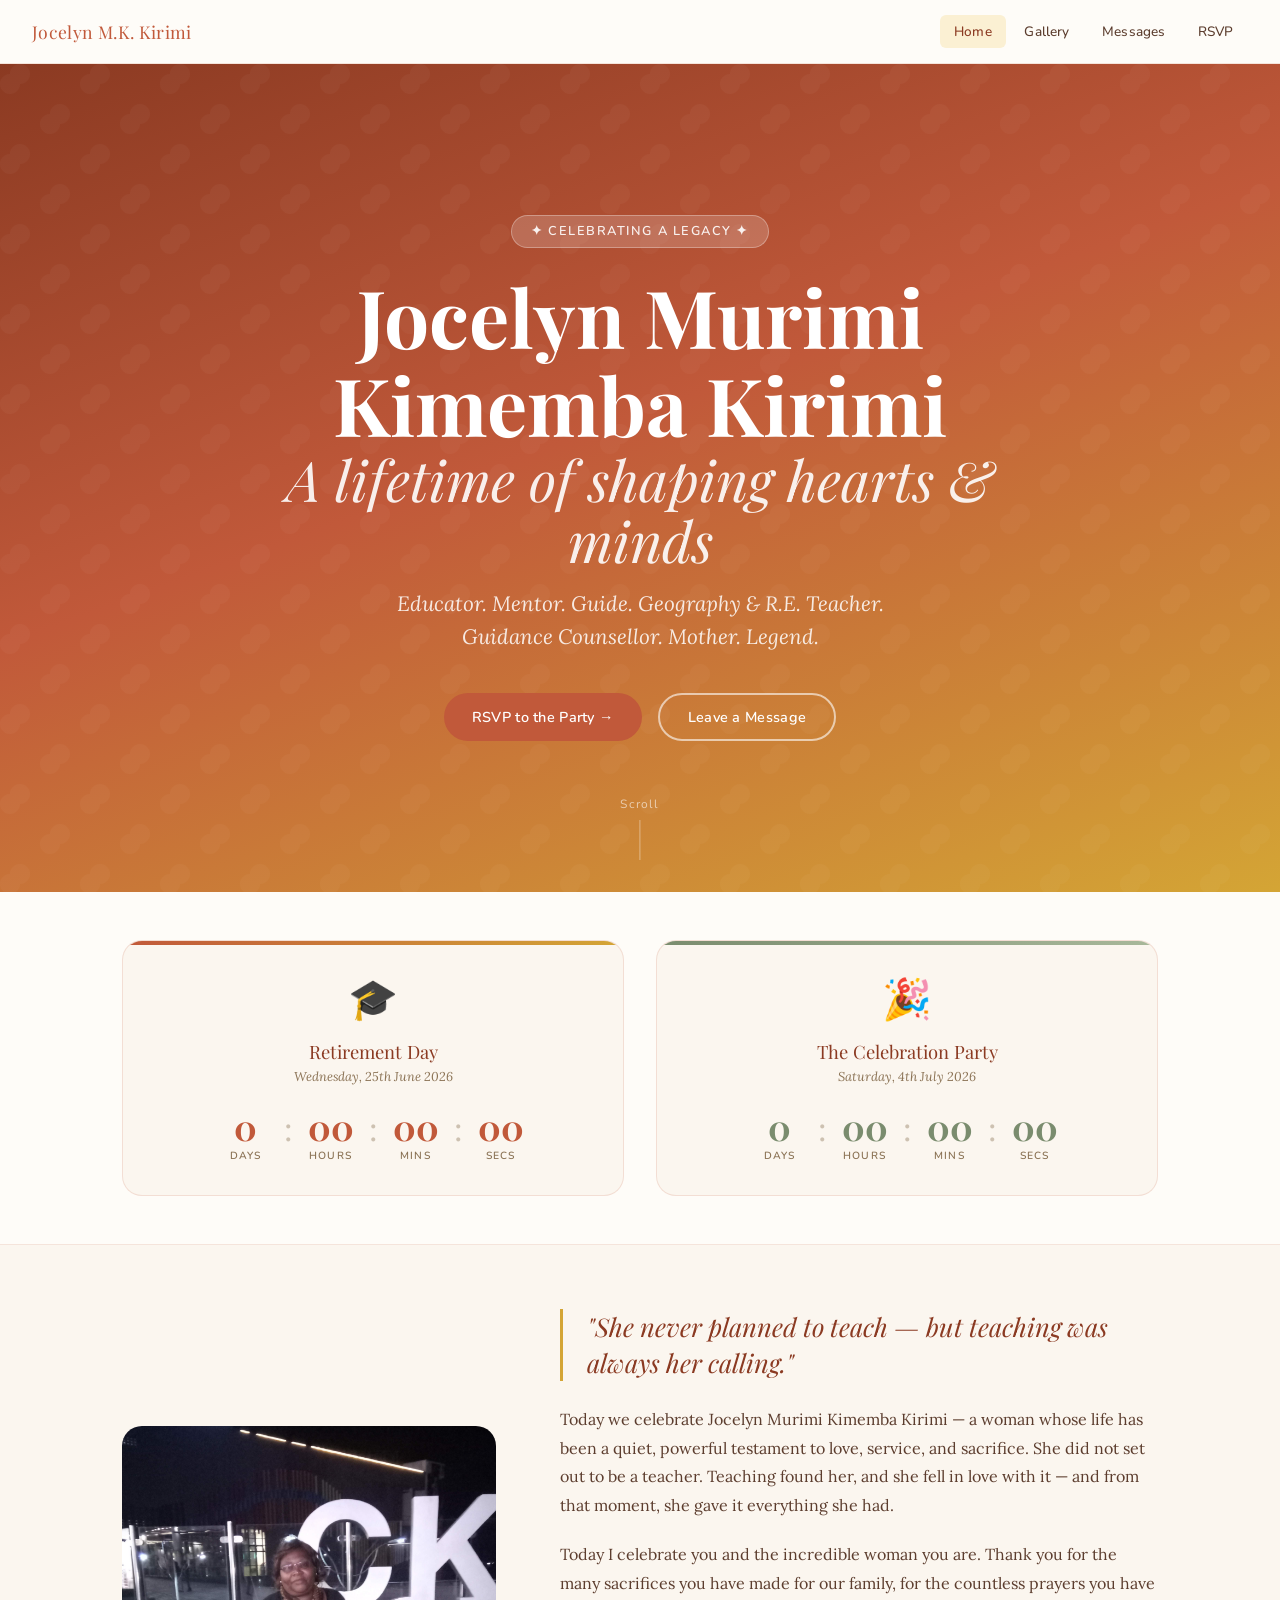
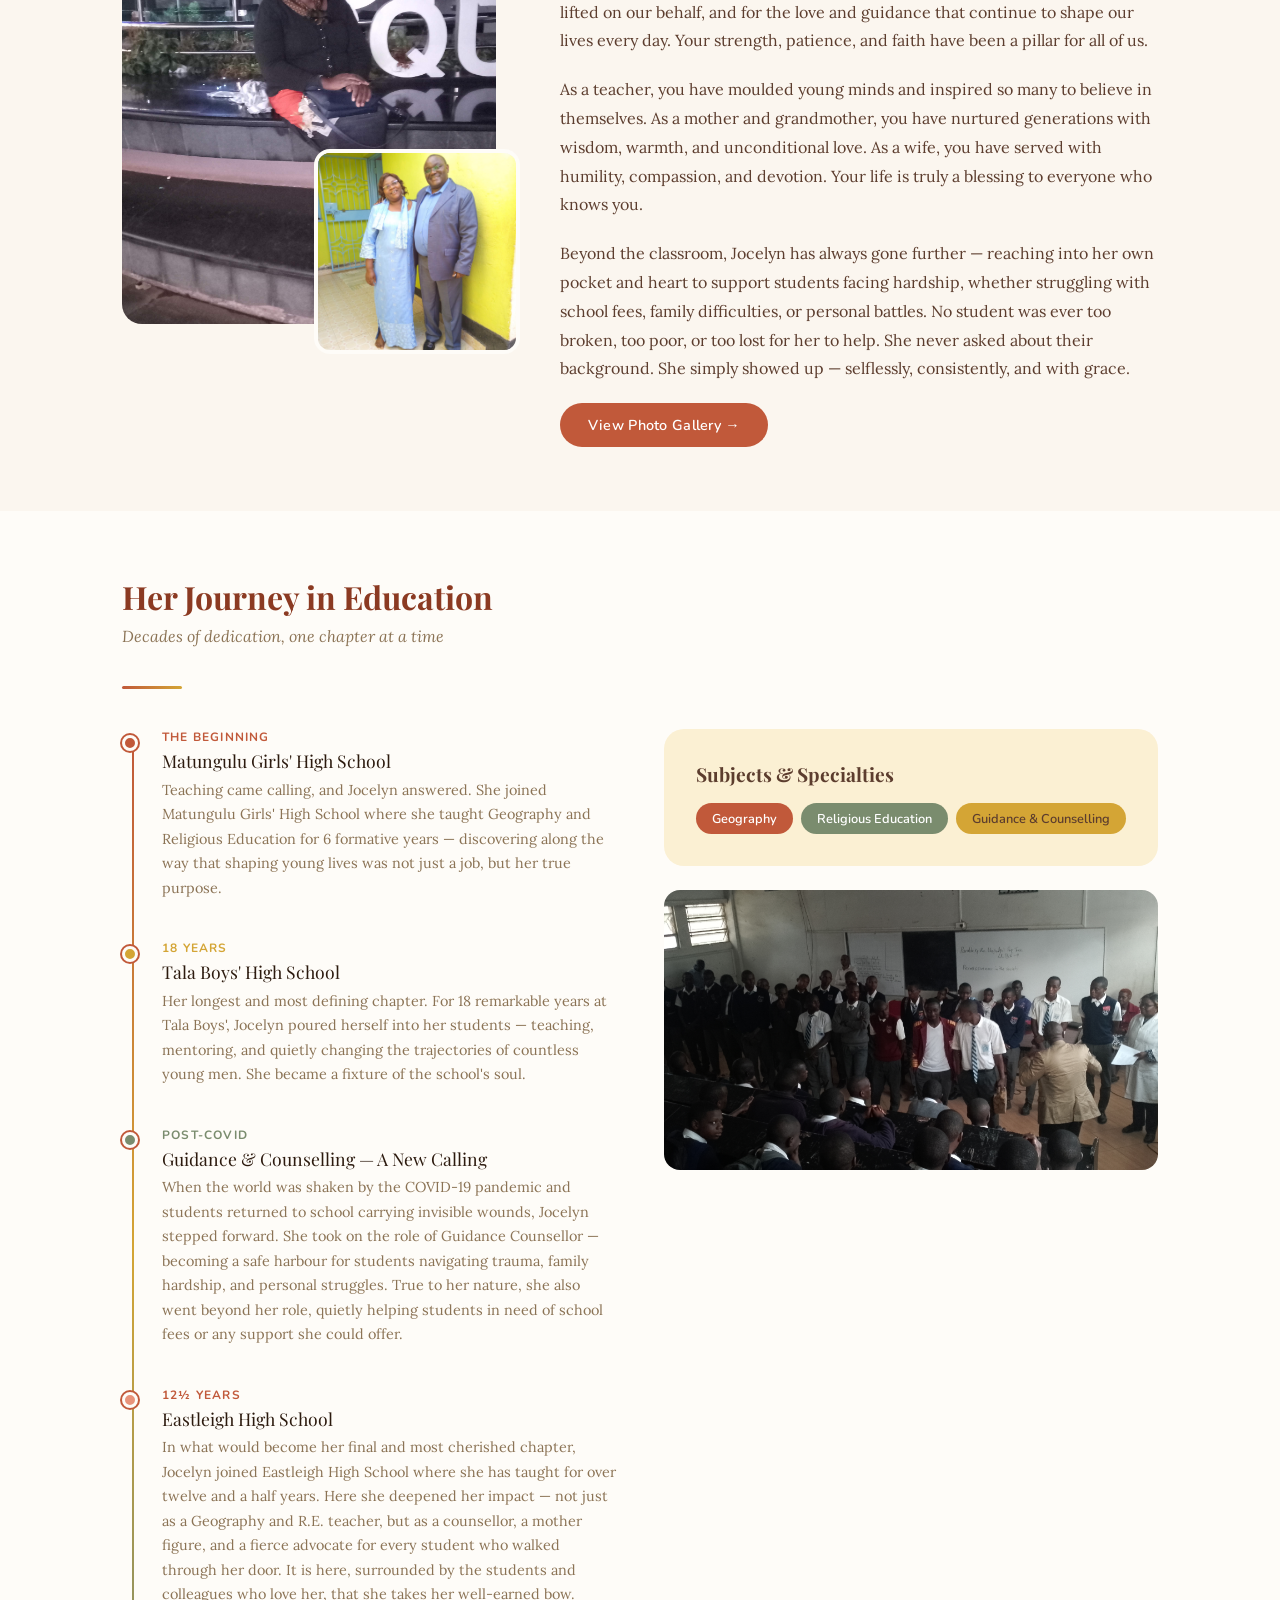
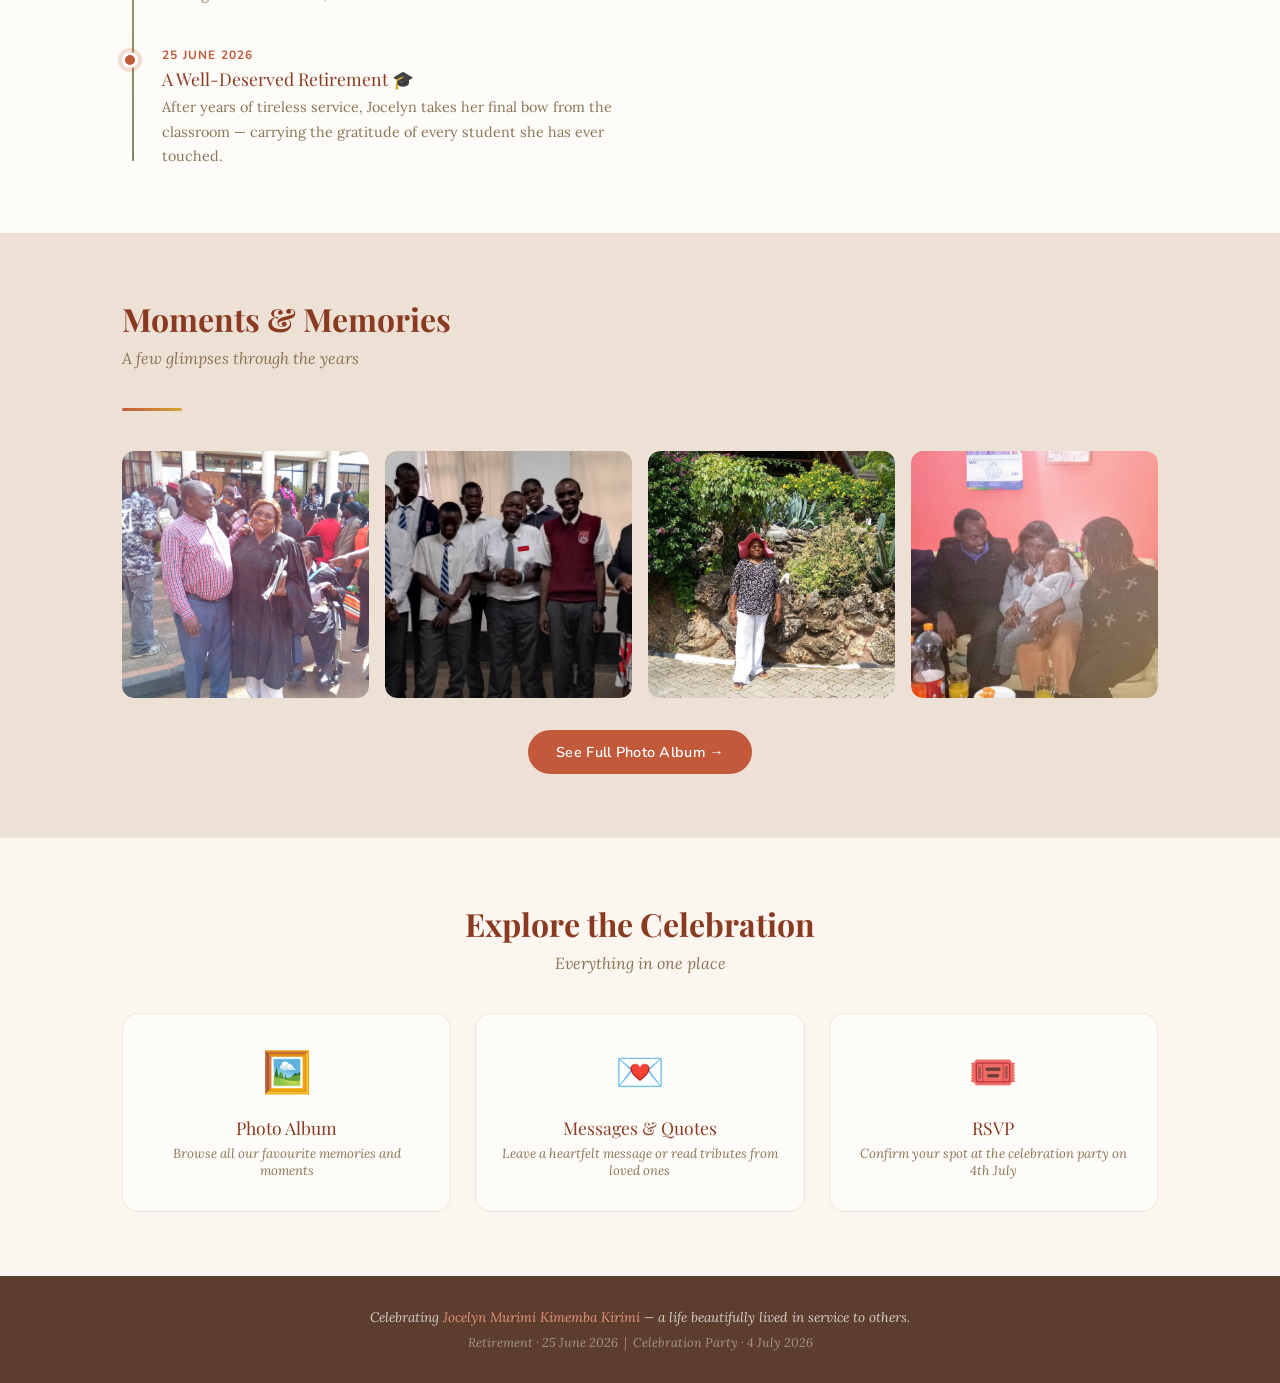
<file: index.html>
<!DOCTYPE html>
<html lang="en">
<head>
<meta charset="UTF-8" />
<meta name="viewport" content="width=device-width, initial-scale=1.0" />
<title>Jocelyn Murimi Kimemba Kirimi — A Life of Service</title>
<link rel="stylesheet" href="style.css" />
<style>
/* ─── HERO ─── */
.hero {
  background: linear-gradient(160deg, var(--terracotta-dark) 0%, var(--terracotta) 45%, var(--gold) 100%);
  min-height: 92vh;
  display: flex;
  align-items: center;
  justify-content: center;
  text-align: center;
  padding: 3rem 2rem;
  position: relative;
  overflow: hidden;
}

.hero::before {
  content: '';
  position: absolute;
  inset: 0;
  background: url("data:image/svg+xml,%3Csvg width='80' height='80' viewBox='0 0 80 80' xmlns='http://www.w3.org/2000/svg'%3E%3Cg fill='none'%3E%3Cg fill='%23ffffff' fill-opacity='0.03'%3E%3Cpath d='M50 50c0-5.523 4.477-10 10-10s10 4.477 10 10-4.477 10-10 10c0 5.523-4.477 10-10 10s-10-4.477-10-10 4.477-10 10-10zM10 10c0-5.523 4.477-10 10-10s10 4.477 10 10-4.477 10-10 10c0 5.523-4.477 10-10 10S0 25.523 0 20s4.477-10 10-10z'/%3E%3C/g%3E%3C/g%3E%3C/svg%3E");
}

.hero-inner { position: relative; max-width: 800px; }

.hero-badge {
  display: inline-block;
  background: rgba(255,255,255,0.18);
  border: 1px solid rgba(255,255,255,0.3);
  border-radius: 50px;
  padding: 0.4rem 1.2rem;
  font-size: 0.8rem;
  font-weight: 600;
  color: rgba(255,255,255,0.9);
  letter-spacing: 0.12em;
  text-transform: uppercase;
  margin-bottom: 1.5rem;
}

.hero h1 {
  font-family: 'Playfair Display', serif;
  font-size: clamp(2.5rem, 7vw, 5rem);
  color: #fff;
  line-height: 1.1;
  margin-bottom: 1rem;
  font-weight: 700;
}

.hero h1 em {
  font-style: italic;
  font-weight: 400;
  display: block;
  font-size: 0.7em;
  opacity: 0.9;
}

.hero-tagline {
  font-family: 'Lora', serif;
  font-style: italic;
  color: rgba(255,255,255,0.85);
  font-size: clamp(1rem, 2.5vw, 1.3rem);
  margin-bottom: 2.5rem;
  line-height: 1.6;
}

.hero-cta {
  display: flex;
  gap: 1rem;
  justify-content: center;
  flex-wrap: wrap;
}

.hero-scroll {
  position: absolute;
  bottom: 2rem;
  left: 50%;
  transform: translateX(-50%);
  color: rgba(255,255,255,0.6);
  font-size: 0.75rem;
  letter-spacing: 0.1em;
  display: flex;
  flex-direction: column;
  align-items: center;
  gap: 0.5rem;
  animation: bounce 2s ease-in-out infinite;
}

.hero-scroll::after {
  content: '';
  display: block;
  width: 1px;
  height: 40px;
  background: rgba(255,255,255,0.4);
}

@keyframes bounce {
  0%, 100% { transform: translateX(-50%) translateY(0); }
  50% { transform: translateX(-50%) translateY(-8px); }
}

/* ─── COUNTDOWNS ─── */
.countdowns-wrap {
  background: var(--warm-white);
  border-bottom: 1px solid var(--border);
}

.countdowns-grid {
  max-width: 1100px;
  margin: 0 auto;
  padding: 3rem 2rem;
  display: grid;
  grid-template-columns: repeat(auto-fit, minmax(280px, 1fr));
  gap: 2rem;
}

.countdown-card {
  background: var(--cream);
  border: 1px solid var(--border);
  border-radius: 20px;
  padding: 2rem;
  text-align: center;
  position: relative;
  overflow: hidden;
}

.countdown-card::before {
  content: '';
  position: absolute;
  top: 0; left: 0; right: 0;
  height: 4px;
}

.countdown-card.retirement::before { background: linear-gradient(90deg, var(--terracotta), var(--gold)); }
.countdown-card.party::before { background: linear-gradient(90deg, var(--sage), var(--sage-light)); }

.countdown-icon {
  font-size: 2.5rem;
  margin-bottom: 0.75rem;
}

.countdown-title {
  font-family: 'Playfair Display', serif;
  font-size: 1.15rem;
  color: var(--terracotta-dark);
  margin-bottom: 0.25rem;
}

.countdown-date {
  font-size: 0.8rem;
  color: var(--text-muted);
  font-family: 'Lora', serif;
  font-style: italic;
  margin-bottom: 1.5rem;
}

.countdown-units {
  display: flex;
  gap: 0.75rem;
  justify-content: center;
}

.countdown-unit {
  display: flex;
  flex-direction: column;
  align-items: center;
  gap: 4px;
}

.countdown-number {
  font-family: 'Playfair Display', serif;
  font-size: 2.2rem;
  font-weight: 700;
  color: var(--terracotta);
  line-height: 1;
  min-width: 52px;
  text-align: center;
}

.countdown-card.party .countdown-number { color: var(--sage); }

.countdown-label {
  font-size: 0.65rem;
  text-transform: uppercase;
  letter-spacing: 0.1em;
  color: var(--text-muted);
  font-weight: 600;
}

.countdown-colon {
  font-family: 'Playfair Display', serif;
  font-size: 2rem;
  color: var(--text-muted);
  line-height: 1;
  opacity: 0.4;
  align-self: flex-start;
  padding-top: 0.2rem;
}

/* ─── PHOTO + BIO ─── */
.intro-grid {
  display: grid;
  grid-template-columns: 1fr 1.6fr;
  gap: 4rem;
  align-items: center;
}

.intro-photo-stack {
  position: relative;
}

.photo-main {
  width: 100%;
  aspect-ratio: 3/4;
  border-radius: 20px;
  object-fit: cover;
}

.photo-accent {
  position: absolute;
  width: 55%;
  aspect-ratio: 1;
  border-radius: 16px;
  bottom: -1.5rem;
  right: -1.5rem;
  object-fit: cover;
  border: 4px solid var(--warm-white);
}

.intro-quote {
  font-family: 'Playfair Display', serif;
  font-size: 1.6rem;
  font-style: italic;
  color: var(--terracotta-dark);
  line-height: 1.4;
  margin-bottom: 1.5rem;
  padding-left: 1.5rem;
  border-left: 3px solid var(--gold);
}

.intro-text {
  font-family: 'Lora', serif;
  font-size: 1rem;
  color: var(--text-mid);
  line-height: 1.8;
  margin-bottom: 1.25rem;
}

/* PLACEHOLDER for custom bio text */
.bio-placeholder {
  background: var(--gold-pale);
  border: 2px dashed var(--gold);
  border-radius: 12px;
  padding: 1.25rem 1.5rem;
  margin-bottom: 1.25rem;
  font-size: 0.85rem;
  color: var(--brown-light);
  font-style: italic;
  font-family: 'Lora', serif;
}

/* ─── TIMELINE ─── */
.timeline {
  position: relative;
  padding-left: 2.5rem;
}

.timeline::before {
  content: '';
  position: absolute;
  left: 0.65rem;
  top: 0.5rem;
  bottom: 0.5rem;
  width: 2px;
  background: linear-gradient(to bottom, var(--terracotta), var(--gold), var(--sage));
}

.timeline-item {
  position: relative;
  margin-bottom: 2.5rem;
}

.timeline-item:last-child { margin-bottom: 0; }

.timeline-dot {
  position: absolute;
  left: -2.5rem;
  top: 0.35rem;
  width: 16px;
  height: 16px;
  border-radius: 50%;
  background: var(--terracotta);
  border: 3px solid var(--warm-white);
  box-shadow: 0 0 0 2px var(--terracotta);
}

.timeline-year {
  font-size: 0.75rem;
  font-weight: 700;
  letter-spacing: 0.1em;
  color: var(--terracotta);
  text-transform: uppercase;
  margin-bottom: 0.25rem;
}

.timeline-heading {
  font-family: 'Playfair Display', serif;
  font-size: 1.1rem;
  color: var(--text-dark);
  margin-bottom: 0.35rem;
}

.timeline-body {
  font-size: 0.9rem;
  color: var(--text-muted);
  font-family: 'Lora', serif;
  line-height: 1.7;
}

.timeline-placeholder {
  background: var(--gold-pale);
  border: 2px dashed var(--gold);
  border-radius: 8px;
  padding: 0.75rem 1rem;
  font-size: 0.8rem;
  color: var(--brown-light);
  font-style: italic;
  font-family: 'Lora', serif;
}

/* ─── PHOTOS STRIP ─── */
.photos-section { background: var(--brown-pale); }

.photos-strip {
  display: grid;
  grid-template-columns: repeat(4, 1fr);
  gap: 1rem;
}

.photo-strip-item {
  aspect-ratio: 1;
  border-radius: 12px;
  overflow: hidden;
}

/* ─── NAV PAGES ─── */
.nav-pages {
  display: grid;
  grid-template-columns: repeat(auto-fit, minmax(200px, 1fr));
  gap: 1.5rem;
}

.nav-page-card {
  background: var(--warm-white);
  border: 1px solid var(--border);
  border-radius: 16px;
  padding: 2rem 1.5rem;
  text-align: center;
  text-decoration: none;
  transition: all 0.3s;
  display: block;
}

.nav-page-card:hover {
  transform: translateY(-6px);
  box-shadow: 0 12px 40px var(--shadow);
  border-color: var(--terracotta-light);
}

.nav-page-icon {
  font-size: 2.5rem;
  margin-bottom: 1rem;
}

.nav-page-title {
  font-family: 'Playfair Display', serif;
  font-size: 1.1rem;
  color: var(--terracotta-dark);
  margin-bottom: 0.4rem;
}

.nav-page-desc {
  font-size: 0.82rem;
  color: var(--text-muted);
  font-family: 'Lora', serif;
  font-style: italic;
}

@media (max-width: 768px) {
  .intro-grid { grid-template-columns: 1fr; gap: 2rem; }
  .photos-strip { grid-template-columns: repeat(2, 1fr); }
}
</style>
</head>
<body>

<!-- ─── NAV ─── -->
<nav>
  <a href="index.html" class="nav-brand">Jocelyn M.K. Kirimi</a>
  <ul class="nav-links" id="navLinks">
    <li><a href="index.html" class="active">Home</a></li>
    <li><a href="gallery.html">Gallery</a></li>
    <li><a href="messages.html">Messages</a></li>
    <li><a href="rsvp.html">RSVP</a></li>
  </ul>
  <button class="nav-hamburger" onclick="document.getElementById('navLinks').classList.toggle('open')" aria-label="Menu">
    <span></span><span></span><span></span>
  </button>
</nav>

<!-- ─── HERO ─── -->
<section class="hero">
  <div class="hero-inner">
    <div class="hero-badge">✦ Celebrating a Legacy ✦</div>
    <h1>
      Jocelyn Murimi<br>Kimemba Kirimi
      <em>A lifetime of shaping hearts & minds</em>
    </h1>
    <p class="hero-tagline">
      Educator. Mentor. Guide. Geography & R.E. Teacher.<br>
      Guidance Counsellor. Mother. Legend.
    </p>
    <div class="hero-cta">
      <a href="rsvp.html" class="btn btn-primary">RSVP to the Party →</a>
      <a href="messages.html" class="btn btn-outline" style="color:white;border-color:rgba(255,255,255,0.6);">Leave a Message</a>
    </div>
  </div>
  <div class="hero-scroll">Scroll</div>
</section>

<!-- ─── COUNTDOWNS ─── -->
<div class="countdowns-wrap">
  <div class="countdowns-grid">
    <div class="countdown-card retirement">
      <div class="countdown-icon">🎓</div>
      <div class="countdown-title">Retirement Day</div>
      <div class="countdown-date">Wednesday, 25th June 2026</div>
      <div class="countdown-units">
        <div class="countdown-unit">
          <div class="countdown-number" id="r-days">—</div>
          <div class="countdown-label">Days</div>
        </div>
        <div class="countdown-colon">:</div>
        <div class="countdown-unit">
          <div class="countdown-number" id="r-hours">—</div>
          <div class="countdown-label">Hours</div>
        </div>
        <div class="countdown-colon">:</div>
        <div class="countdown-unit">
          <div class="countdown-number" id="r-mins">—</div>
          <div class="countdown-label">Mins</div>
        </div>
        <div class="countdown-colon">:</div>
        <div class="countdown-unit">
          <div class="countdown-number" id="r-secs">—</div>
          <div class="countdown-label">Secs</div>
        </div>
      </div>
    </div>

    <div class="countdown-card party">
      <div class="countdown-icon">🎉</div>
      <div class="countdown-title">The Celebration Party</div>
      <div class="countdown-date">Saturday, 4th July 2026</div>
      <div class="countdown-units">
        <div class="countdown-unit">
          <div class="countdown-number" id="p-days">—</div>
          <div class="countdown-label">Days</div>
        </div>
        <div class="countdown-colon">:</div>
        <div class="countdown-unit">
          <div class="countdown-number" id="p-hours">—</div>
          <div class="countdown-label">Hours</div>
        </div>
        <div class="countdown-colon">:</div>
        <div class="countdown-unit">
          <div class="countdown-number" id="p-mins">—</div>
          <div class="countdown-label">Mins</div>
        </div>
        <div class="countdown-colon">:</div>
        <div class="countdown-unit">
          <div class="countdown-number" id="p-secs">—</div>
          <div class="countdown-label">Secs</div>
        </div>
      </div>
    </div>
  </div>
</div>

<!-- ─── INTRO / BIO ─── -->
<section class="section">
  <div class="intro-grid">
    <div class="intro-photo-stack">
      <img src="mum_solo_photo.jpg" class="photo-main" alt="Jocelyn Murimi Kimemba Kirimi" style="width:100%;aspect-ratio:3/4;border-radius:20px;object-fit:cover;" />
      <img src="mum_and_dad.jpg" class="photo-accent" alt="Jocelyn and her husband" style="position:absolute;bottom:-1.5rem;right:-1.5rem;width:55%;aspect-ratio:1;border-radius:16px;object-fit:cover;border:4px solid var(--warm-white);" />
    </div>

    <div>
      <p class="intro-quote">"She never planned to teach — but teaching was always her calling."</p>

      <p class="intro-text">
        Today we celebrate Jocelyn Murimi Kimemba Kirimi — a woman whose life has been a quiet, powerful testament to love, service, and sacrifice. She did not set out to be a teacher. Teaching found her, and she fell in love with it — and from that moment, she gave it everything she had.
      </p>
      <p class="intro-text">
        Today I celebrate you and the incredible woman you are. Thank you for the many sacrifices you have made for our family, for the countless prayers you have lifted on our behalf, and for the love and guidance that continue to shape our lives every day. Your strength, patience, and faith have been a pillar for all of us.
      </p>
      <p class="intro-text">
        As a teacher, you have moulded young minds and inspired so many to believe in themselves. As a mother and grandmother, you have nurtured generations with wisdom, warmth, and unconditional love. As a wife, you have served with humility, compassion, and devotion. Your life is truly a blessing to everyone who knows you.
      </p>
      <p class="intro-text">
        Beyond the classroom, Jocelyn has always gone further — reaching into her own pocket and heart to support students facing hardship, whether struggling with school fees, family difficulties, or personal battles. No student was ever too broken, too poor, or too lost for her to help. She never asked about their background. She simply showed up — selflessly, consistently, and with grace.
      </p>

      <a href="gallery.html" class="btn btn-primary">View Photo Gallery →</a>
    </div>
  </div>
</section>

<!-- ─── JOURNEY / TIMELINE ─── -->
<section class="section" style="background:var(--warm-white);max-width:100%">
  <div style="max-width:1100px;margin:0 auto;padding:0 2rem;">
    <h2 class="section-title">Her Journey in Education</h2>
    <p class="section-subtitle">Decades of dedication, one chapter at a time</p>
    <div class="divider"></div>

    <div style="display:grid;grid-template-columns:1fr 1fr;gap:3rem;align-items:start;">
      <div class="timeline">

        <div class="timeline-item">
          <div class="timeline-dot"></div>
          <div class="timeline-year">The Beginning</div>
          <div class="timeline-heading">Matungulu Girls' High School</div>
          <div class="timeline-body">Teaching came calling, and Jocelyn answered. She joined Matungulu Girls' High School where she taught Geography and Religious Education for 6 formative years — discovering along the way that shaping young lives was not just a job, but her true purpose.</div>
        </div>

        <div class="timeline-item">
          <div class="timeline-dot" style="background:var(--gold)"></div>
          <div class="timeline-year" style="color:var(--gold)">18 Years</div>
          <div class="timeline-heading">Tala Boys' High School</div>
          <div class="timeline-body">Her longest and most defining chapter. For 18 remarkable years at Tala Boys', Jocelyn poured herself into her students — teaching, mentoring, and quietly changing the trajectories of countless young men. She became a fixture of the school's soul.</div>
        </div>

        <div class="timeline-item">
          <div class="timeline-dot" style="background:var(--sage)"></div>
          <div class="timeline-year" style="color:var(--sage)">Post-COVID</div>
          <div class="timeline-heading">Guidance & Counselling — A New Calling</div>
          <div class="timeline-body">When the world was shaken by the COVID-19 pandemic and students returned to school carrying invisible wounds, Jocelyn stepped forward. She took on the role of Guidance Counsellor — becoming a safe harbour for students navigating trauma, family hardship, and personal struggles. True to her nature, she also went beyond her role, quietly helping students in need of school fees or any support she could offer.</div>
        </div>
        <div class="timeline-item">
          <div class="timeline-dot" style="background:var(--terracotta-light)"></div>
          <div class="timeline-year" style="color:var(--terracotta)">12½ Years</div>
          <div class="timeline-heading">Eastleigh High School</div>
          <div class="timeline-body">In what would become her final and most cherished chapter, Jocelyn joined Eastleigh High School where she has taught for over twelve and a half years. Here she deepened her impact — not just as a Geography and R.E. teacher, but as a counsellor, a mother figure, and a fierce advocate for every student who walked through her door. It is here, surrounded by the students and colleagues who love her, that she takes her well-earned bow.</div>
        </div>
        <div class="timeline-item">
          <div class="timeline-dot" style="background:var(--terracotta);box-shadow:0 0 0 4px rgba(193,89,58,0.2)"></div>
          <div class="timeline-year">25 June 2026</div>
          <div class="timeline-heading" style="color:var(--terracotta-dark)">A Well-Deserved Retirement 🎓</div>
          <div class="timeline-body">After years of tireless service, Jocelyn takes her final bow from the classroom — carrying the gratitude of every student she has ever touched.</div>
        </div>

      </div>

      <div>
        <div style="background:var(--gold-pale);border-radius:20px;padding:2rem;margin-bottom:1.5rem">
          <h3 style="font-family:'Playfair Display',serif;color:var(--brown);margin-bottom:1rem;font-size:1.2rem">Subjects & Specialties</h3>
          <div style="display:flex;flex-wrap:wrap;gap:0.5rem">
            <span style="background:var(--terracotta);color:white;padding:0.4rem 1rem;border-radius:50px;font-size:0.8rem;font-weight:600">Geography</span>
            <span style="background:var(--sage);color:white;padding:0.4rem 1rem;border-radius:50px;font-size:0.8rem;font-weight:600">Religious Education</span>
            <span style="background:var(--gold);color:var(--brown);padding:0.4rem 1rem;border-radius:50px;font-size:0.8rem;font-weight:600">Guidance & Counselling</span>
          </div>
        </div>

        <img src="mum_with_students_1.jpg" alt="Jocelyn teaching in the classroom" style="width:100%;height:280px;object-fit:cover;border-radius:16px;" />
      </div>
    </div>
  </div>
</section>

<!-- ─── PHOTOS STRIP ─── -->
<section class="section photos-section" style="max-width:100%">
  <div style="max-width:1100px;margin:0 auto;padding:0 2rem;">
    <h2 class="section-title">Moments & Memories</h2>
    <p class="section-subtitle">A few glimpses through the years</p>
    <div class="divider"></div>
    <div class="photos-strip">
      <div class="photo-strip-item">
        <img src="mum_graduation_1.jpg" alt="Graduation day" style="width:100%;height:100%;object-fit:cover;border-radius:12px;" />
      </div>
      <div class="photo-strip-item">
        <img src="mum_with_students_5.jpg" alt="With students outdoors" style="width:100%;height:100%;object-fit:cover;border-radius:12px;" />
      </div>
      <div class="photo-strip-item">
        <img src="mum_on_vacation.jpg" alt="Jocelyn on vacation" style="width:100%;height:100%;object-fit:cover;border-radius:12px;" />
      </div>
      <div class="photo-strip-item">
        <img src="mum_with_her_kids_and_randkid.jpg" alt="With family" style="width:100%;height:100%;object-fit:cover;border-radius:12px;" />
      </div>
    </div>
    <div style="text-align:center;margin-top:2rem">
      <a href="gallery.html" class="btn btn-primary">See Full Photo Album →</a>
    </div>
  </div>
</section>

<!-- ─── QUICK NAVIGATION ─── -->
<section class="section">
  <h2 class="section-title" style="text-align:center">Explore the Celebration</h2>
  <p class="section-subtitle" style="text-align:center;margin-bottom:2.5rem">Everything in one place</p>
  <div class="nav-pages">
    <a href="gallery.html" class="nav-page-card">
      <div class="nav-page-icon">🖼️</div>
      <div class="nav-page-title">Photo Album</div>
      <div class="nav-page-desc">Browse all our favourite memories and moments</div>
    </a>
    <a href="messages.html" class="nav-page-card">
      <div class="nav-page-icon">💌</div>
      <div class="nav-page-title">Messages & Quotes</div>
      <div class="nav-page-desc">Leave a heartfelt message or read tributes from loved ones</div>
    </a>
    <a href="rsvp.html" class="nav-page-card">
      <div class="nav-page-icon">🎟️</div>
      <div class="nav-page-title">RSVP</div>
      <div class="nav-page-desc">Confirm your spot at the celebration party on 4th July</div>
    </a>
  </div>
</section>

<!-- ─── FOOTER ─── -->
<footer>
  <p>Celebrating <span>Jocelyn Murimi Kimemba Kirimi</span> — a life beautifully lived in service to others.</p>
  <p style="margin-top:0.5rem;opacity:0.6;font-size:0.8rem">Retirement · 25 June 2026 &nbsp;|&nbsp; Celebration Party · 4 July 2026</p>
</footer>

<script>
function countdown(targetDate, dIds, hIds, mIds, sIds) {
  function tick() {
    const now = new Date();
    const diff = new Date(targetDate) - now;
    if (diff <= 0) {
      document.getElementById(dIds).textContent = '0';
      document.getElementById(hIds).textContent = '00';
      document.getElementById(mIds).textContent = '00';
      document.getElementById(sIds).textContent = '00';
      return;
    }
    const d = Math.floor(diff / 86400000);
    const h = Math.floor((diff % 86400000) / 3600000);
    const m = Math.floor((diff % 3600000) / 60000);
    const s = Math.floor((diff % 60000) / 1000);
    document.getElementById(dIds).textContent = d;
    document.getElementById(hIds).textContent = String(h).padStart(2,'0');
    document.getElementById(mIds).textContent = String(m).padStart(2,'0');
    document.getElementById(sIds).textContent = String(s).padStart(2,'0');
  }
  tick();
  setInterval(tick, 1000);
}
countdown('2026-06-25T00:00:00', 'r-days','r-hours','r-mins','r-secs');
countdown('2026-07-04T00:00:00', 'p-days','p-hours','p-mins','p-secs');
</script>
</body>
</html>
</file>
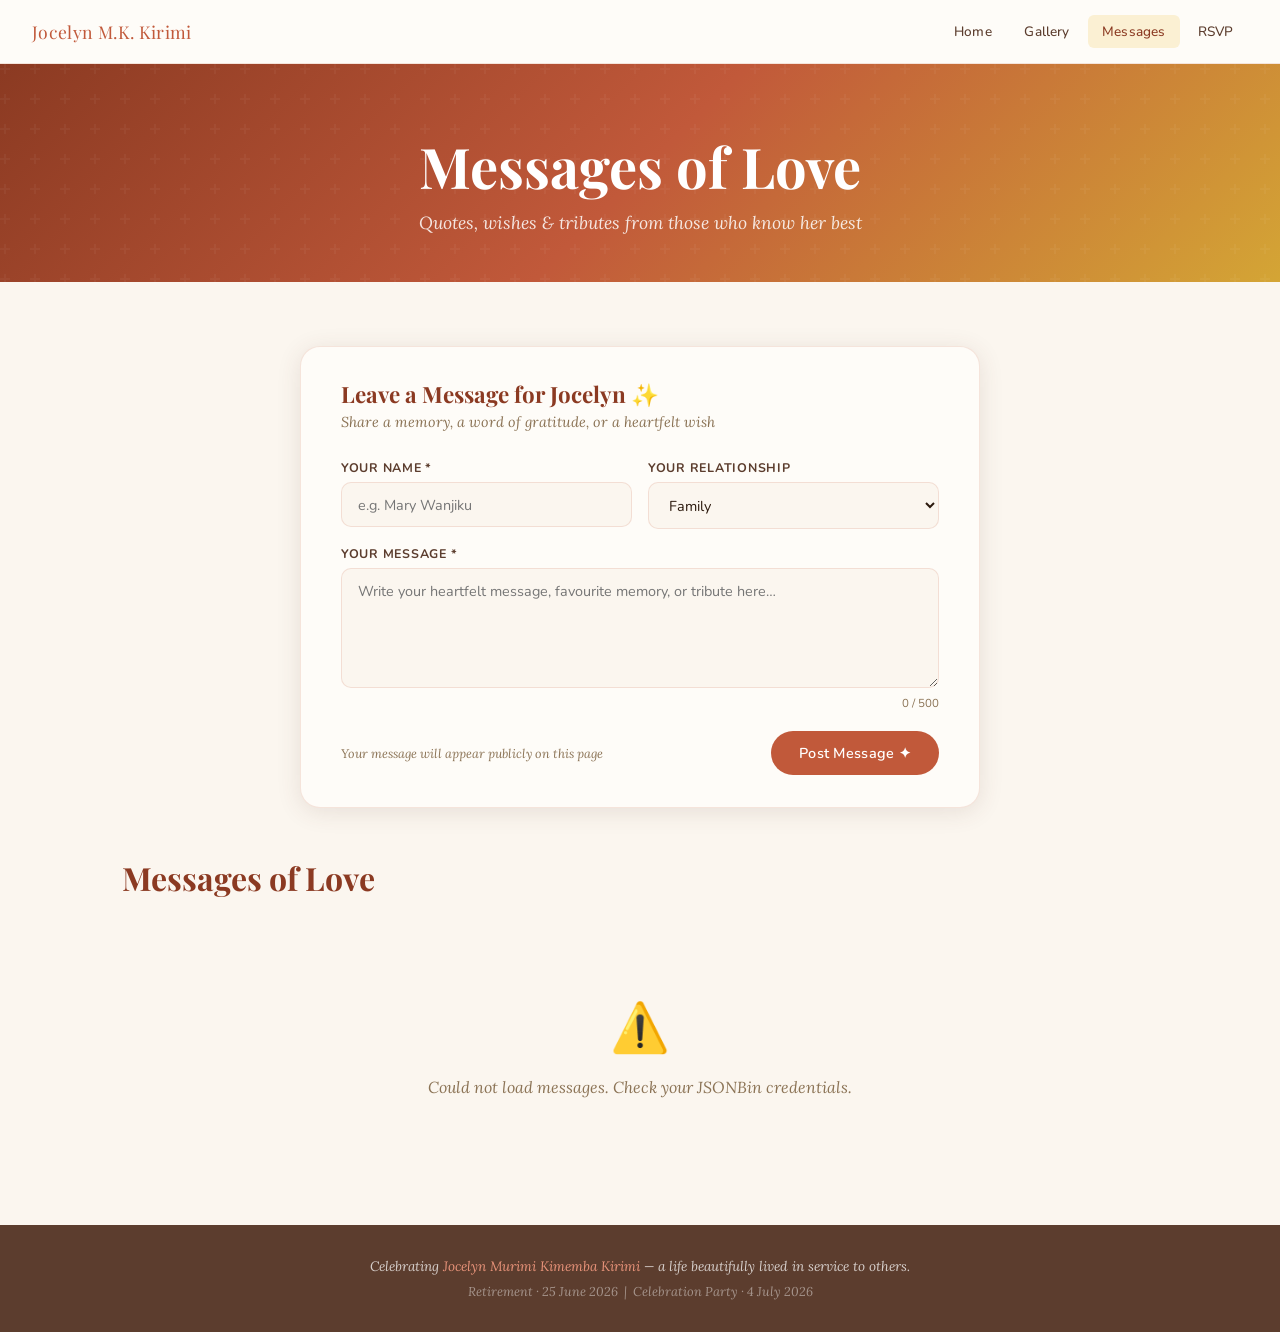
<file: messages.html>
<!DOCTYPE html>
<html lang="en">
<head>
<meta charset="UTF-8" />
<meta name="viewport" content="width=device-width, initial-scale=1.0" />
<title>Messages — Jocelyn Murimi Kimemba Kirimi</title>
<link rel="stylesheet" href="style.css" />
<style>
/* ─── COMPOSE FORM ─── */
.compose-card {
  background: var(--warm-white);
  border: 1px solid var(--border);
  border-radius: 20px;
  padding: 2rem 2.5rem;
  box-shadow: 0 4px 24px var(--shadow);
  max-width: 680px;
  margin: 0 auto 3rem;
}

.compose-card h3 {
  font-family: 'Playfair Display', serif;
  font-size: 1.4rem;
  color: var(--terracotta-dark);
  margin-bottom: 0.25rem;
}

.compose-card p {
  font-family: 'Lora', serif;
  font-style: italic;
  color: var(--text-muted);
  font-size: 0.9rem;
  margin-bottom: 1.75rem;
}

.form-row {
  display: grid;
  grid-template-columns: 1fr 1fr;
  gap: 1rem;
  margin-bottom: 1rem;
}

.form-group {
  display: flex;
  flex-direction: column;
  gap: 0.4rem;
}

.form-group label {
  font-size: 0.78rem;
  font-weight: 700;
  color: var(--text-mid);
  letter-spacing: 0.06em;
  text-transform: uppercase;
}

.form-group input,
.form-group select,
.form-group textarea {
  border: 1.5px solid var(--border);
  border-radius: 10px;
  padding: 0.7rem 1rem;
  font-family: 'Nunito', sans-serif;
  font-size: 0.9rem;
  color: var(--text-dark);
  background: var(--cream);
  transition: border-color 0.2s;
  outline: none;
}

.form-group input:focus,
.form-group select:focus,
.form-group textarea:focus {
  border-color: var(--terracotta);
}

.form-group textarea {
  resize: vertical;
  min-height: 120px;
  line-height: 1.6;
}

.char-count {
  font-size: 0.72rem;
  color: var(--text-muted);
  text-align: right;
}

.submit-row {
  display: flex;
  align-items: center;
  justify-content: space-between;
  margin-top: 1.25rem;
  flex-wrap: wrap;
  gap: 1rem;
}

.submit-note {
  font-size: 0.78rem;
  color: var(--text-muted);
  font-family: 'Lora', serif;
  font-style: italic;
}

/* ─── SUCCESS / ERROR ─── */
.toast {
  display: none;
  padding: 0.85rem 1.25rem;
  border-radius: 10px;
  font-size: 0.88rem;
  margin-top: 1rem;
  font-weight: 500;
}

.toast.success {
  background: var(--sage-pale);
  color: var(--sage);
  border: 1px solid var(--sage-light);
}

.toast.error {
  background: #FDECEA;
  color: #B91C1C;
  border: 1px solid #FECACA;
}

/* ─── MESSAGES FEED ─── */
.messages-header {
  display: flex;
  align-items: center;
  justify-content: space-between;
  margin-bottom: 2rem;
  flex-wrap: wrap;
  gap: 1rem;
}

.messages-count {
  font-size: 0.85rem;
  color: var(--text-muted);
  font-family: 'Lora', serif;
  font-style: italic;
}

.messages-grid {
  display: grid;
  grid-template-columns: repeat(auto-fill, minmax(300px, 1fr));
  gap: 1.5rem;
}

/* ─── MESSAGE CARD ─── */
.msg-card {
  background: var(--warm-white);
  border: 1px solid var(--border);
  border-radius: 18px;
  padding: 1.5rem;
  position: relative;
  transition: box-shadow 0.25s, transform 0.25s;
  display: flex;
  flex-direction: column;
  gap: 1rem;
}

.msg-card:hover {
  box-shadow: 0 8px 30px var(--shadow);
  transform: translateY(-3px);
}

.msg-card::before {
  content: '"';
  position: absolute;
  top: -0.5rem;
  left: 1rem;
  font-family: 'Playfair Display', serif;
  font-size: 5rem;
  color: var(--gold-light);
  line-height: 1;
  pointer-events: none;
}

.msg-relationship-badge {
  display: inline-flex;
  align-items: center;
  gap: 0.35rem;
  padding: 0.25rem 0.75rem;
  border-radius: 50px;
  font-size: 0.72rem;
  font-weight: 700;
  letter-spacing: 0.06em;
  text-transform: uppercase;
  width: fit-content;
}

.badge-family    { background: #FEF3C7; color: #92400E; }
.badge-colleague { background: var(--sage-pale); color: var(--sage); }
.badge-student   { background: var(--gold-pale); color: var(--brown); }
.badge-friend    { background: #FCE7F3; color: #9D174D; }
.badge-other     { background: var(--brown-pale); color: var(--brown-light); }

.msg-text {
  font-family: 'Lora', serif;
  font-size: 0.95rem;
  color: var(--text-mid);
  line-height: 1.75;
  flex: 1;
  padding-top: 0.5rem;
}

.msg-author {
  display: flex;
  align-items: center;
  gap: 0.75rem;
  border-top: 1px solid var(--border);
  padding-top: 1rem;
}

.msg-avatar {
  width: 38px;
  height: 38px;
  border-radius: 50%;
  background: linear-gradient(135deg, var(--terracotta), var(--gold));
  display: flex;
  align-items: center;
  justify-content: center;
  font-family: 'Playfair Display', serif;
  font-size: 0.9rem;
  color: white;
  font-weight: 600;
  flex-shrink: 0;
}

.msg-author-name {
  font-weight: 700;
  font-size: 0.9rem;
  color: var(--text-dark);
}

.msg-date {
  font-size: 0.75rem;
  color: var(--text-muted);
  font-family: 'Lora', serif;
  font-style: italic;
}

/* ─── LOADING / EMPTY ─── */
.loading-spinner {
  text-align: center;
  padding: 3rem;
  color: var(--text-muted);
  font-family: 'Lora', serif;
  font-style: italic;
}

.empty-state {
  text-align: center;
  padding: 4rem 2rem;
  color: var(--text-muted);
}

.empty-state .emoji { font-size: 3rem; margin-bottom: 1rem; }
.empty-state p { font-family: 'Lora', serif; font-style: italic; }

/* ─── SETUP NOTE ─── */
.setup-note {
  background: var(--gold-pale);
  border: 2px dashed var(--gold);
  border-radius: 14px;
  padding: 1.25rem 1.5rem;
  margin: 0 auto 2rem;
  max-width: 680px;
  font-size: 0.85rem;
  color: var(--brown-light);
  font-family: 'Lora', serif;
}

.setup-note strong { color: var(--brown); }
.setup-note code { background: rgba(212,165,53,0.2); padding: 0.1rem 0.4rem; border-radius: 4px; font-family: monospace; font-size: 0.8rem; color: var(--brown); }

@media (max-width: 640px) {
  .form-row { grid-template-columns: 1fr; }
  .compose-card { padding: 1.5rem; }
}
</style>
</head>
<body>

<nav>
  <a href="index.html" class="nav-brand">Jocelyn M.K. Kirimi</a>
  <ul class="nav-links" id="navLinks">
    <li><a href="index.html">Home</a></li>
    <li><a href="gallery.html">Gallery</a></li>
    <li><a href="messages.html" class="active">Messages</a></li>
    <li><a href="rsvp.html">RSVP</a></li>
  </ul>
  <button class="nav-hamburger" onclick="document.getElementById('navLinks').classList.toggle('open')" aria-label="Menu">
    <span></span><span></span><span></span>
  </button>
</nav>

<div class="page-header">
  <h1>Messages of Love</h1>
  <p>Quotes, wishes & tributes from those who know her best</p>
</div>

<section class="section">

  <!-- SETUP NOTE -->


  <!-- COMPOSE FORM -->
  <div class="compose-card">
    <h3>Leave a Message for Jocelyn ✨</h3>
    <p>Share a memory, a word of gratitude, or a heartfelt wish</p>

    <div class="form-row">
      <div class="form-group">
        <label>Your Name *</label>
        <input type="text" id="authorName" placeholder="e.g. Mary Wanjiku" maxlength="60" />
      </div>
      <div class="form-group">
        <label>Your Relationship</label>
        <select id="relationship">
          <option value="family">Family</option>
          <option value="colleague">Colleague / Teacher</option>
          <option value="student">Former Student</option>
          <option value="friend">Friend</option>
          <option value="other">Other</option>
        </select>
      </div>
    </div>

    <div class="form-group" style="margin-bottom:0.5rem">
      <label>Your Message *</label>
      <textarea id="msgText" placeholder="Write your heartfelt message, favourite memory, or tribute here…" maxlength="500" oninput="document.getElementById('charCount').textContent=this.value.length"></textarea>
      <div class="char-count"><span id="charCount">0</span> / 500</div>
    </div>

    <div class="submit-row">
      <span class="submit-note">Your message will appear publicly on this page</span>
      <button class="btn btn-primary" onclick="submitMessage()">Post Message ✦</button>
    </div>

    <div class="toast" id="toast"></div>
  </div>

  <!-- MESSAGES FEED -->
  <div class="messages-header">
    <h2 class="section-title" style="margin-bottom:0">Messages of Love</h2>
    <span class="messages-count" id="msgCount">Loading…</span>
  </div>

  <div id="messagesContainer">
    <div class="loading-spinner">Loading messages… 💌</div>
  </div>

</section>

<footer>
  <p>Celebrating <span>Jocelyn Murimi Kimemba Kirimi</span> — a life beautifully lived in service to others.</p>
  <p style="margin-top:0.5rem;opacity:0.6;font-size:0.8rem">Retirement · 25 June 2026 &nbsp;|&nbsp; Celebration Party · 4 July 2026</p>
</footer>

<script>
// ╔══════════════════════════════════════════════════════════╗
// ║  REPLACE THESE TWO VALUES WITH YOUR JSONBIN CREDENTIALS  ║
const BIN_ID     = '6a228fe0f5f4af5e29bcc8b4';
const MASTER_KEY = '$2a$10$l9sP.C02gGu0BoE4HZaFZegQZQNvNDQ7SDmf8zfNCoHtfU6B1Ipbe';
// ╚══════════════════════════════════════════════════════════╝

const API_URL = `https://api.jsonbin.io/v3/b/${BIN_ID}`;
const HEADERS = {
  'Content-Type': 'application/json',
  'X-Master-Key': MASTER_KEY
};

const badgeMap = {
  family:    { cls: 'badge-family',    icon: '❤️', label: 'Family' },
  colleague: { cls: 'badge-colleague', icon: '🏫', label: 'Colleague' },
  student:   { cls: 'badge-student',   icon: '📚', label: 'Former Student' },
  friend:    { cls: 'badge-friend',    icon: '🌸', label: 'Friend' },
  other:     { cls: 'badge-other',     icon: '✨', label: 'Guest' }
};

function initials(name) {
  return name.trim().split(' ').slice(0,2).map(w => w[0].toUpperCase()).join('');
}

function formatDate(iso) {
  return new Date(iso).toLocaleDateString('en-GB', { day:'numeric', month:'long', year:'numeric' });
}

function renderMessages(messages) {
  const container = document.getElementById('messagesContainer');
  document.getElementById('msgCount').textContent = `${messages.length} message${messages.length !== 1 ? 's' : ''}`;

  if (!messages.length) {
    container.innerHTML = `<div class="empty-state"><div class="emoji">💌</div><p>No messages yet — be the first to leave one!</p></div>`;
    return;
  }

  const sorted = [...messages].reverse();
  container.innerHTML = `<div class="messages-grid">${sorted.map(m => {
    const b = badgeMap[m.relationship] || badgeMap.other;
    return `
    <div class="msg-card">
      <span class="msg-relationship-badge ${b.cls}">${b.icon} ${b.label}</span>
      <p class="msg-text">${escapeHtml(m.text)}</p>
      <div class="msg-author">
        <div class="msg-avatar">${initials(m.author)}</div>
        <div>
          <div class="msg-author-name">${escapeHtml(m.author)}</div>
          <div class="msg-date">${formatDate(m.date)}</div>
        </div>
      </div>
    </div>`;
  }).join('')}</div>`;
}

function escapeHtml(str) {
  return str.replace(/&/g,'&amp;').replace(/</g,'&lt;').replace(/>/g,'&gt;').replace(/"/g,'&quot;');
}

function showToast(type, msg) {
  const t = document.getElementById('toast');
  t.className = `toast ${type}`;
  t.textContent = msg;
  t.style.display = 'block';
  setTimeout(() => { t.style.display = 'none'; }, 5000);
}

async function loadMessages() {
  if (false) {
    document.getElementById('messagesContainer').innerHTML = `<div class="empty-state"><div class="emoji">⚙️</div><p>Connect a JSONBin account to enable live messages (see setup note above).</p></div>`;
    document.getElementById('msgCount').textContent = '';
    return;
  }
  try {
    const res = await fetch(API_URL + '/latest', { headers: HEADERS });
    const data = await res.json();
    renderMessages(data.record.messages || []);
  } catch(e) {
    document.getElementById('messagesContainer').innerHTML = `<div class="empty-state"><div class="emoji">⚠️</div><p>Could not load messages. Check your JSONBin credentials.</p></div>`;
    document.getElementById('msgCount').textContent = '';
  }
}

async function submitMessage() {
  const author = document.getElementById('authorName').value.trim();
  const text   = document.getElementById('msgText').value.trim();
  const rel    = document.getElementById('relationship').value;

  if (!author) { showToast('error', 'Please enter your name.'); return; }
  if (!text || text.length < 5) { showToast('error', 'Please write a message of at least 5 characters.'); return; }

  if (false) {
    showToast('error', 'Please set up your JSONBin credentials first (see setup note).'); return;
  }

  const btn = document.querySelector('.compose-card .btn');
  btn.textContent = 'Posting…';
  btn.disabled = true;

  try {
    // fetch current messages
    const getRes = await fetch(API_URL + '/latest', { headers: HEADERS });
    const getData = await getRes.json();
    const messages = getData.record.messages || [];

    // append new message
    messages.push({ author, text, relationship: rel, date: new Date().toISOString() });

    // save back
    await fetch(API_URL, {
      method: 'PUT',
      headers: HEADERS,
      body: JSON.stringify({ messages })
    });

    document.getElementById('authorName').value = '';
    document.getElementById('msgText').value = '';
    document.getElementById('charCount').textContent = '0';
    showToast('success', '✨ Your message has been posted! Thank you.');
    renderMessages(messages);
  } catch(e) {
    showToast('error', 'Something went wrong. Please try again.');
  } finally {
    btn.textContent = 'Post Message ✦';
    btn.disabled = false;
  }
}

loadMessages();
</script>
</body>
</html>
</file>
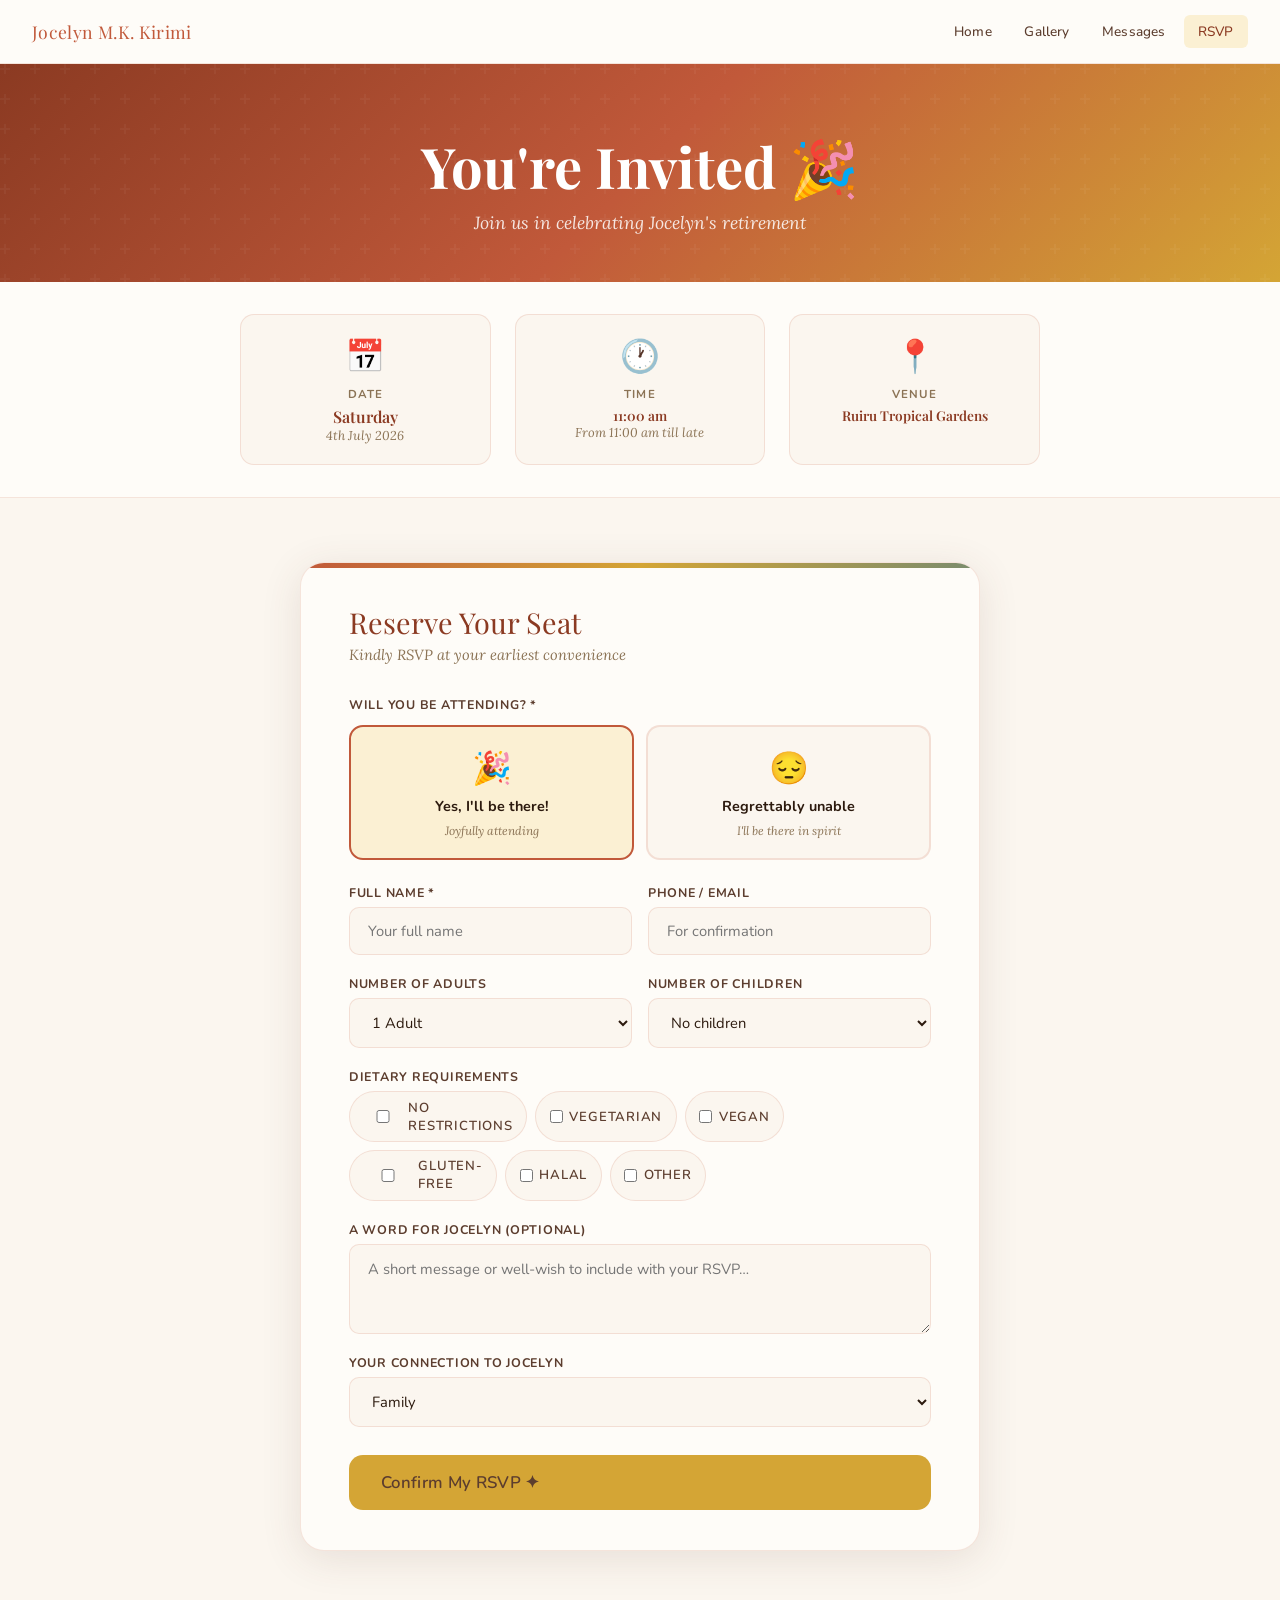
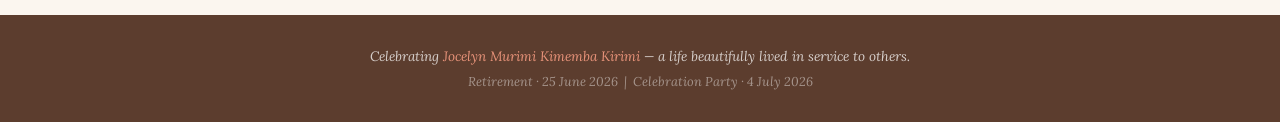
<file: rsvp.html>
<!DOCTYPE html>
<html lang="en">
<head>
<meta charset="UTF-8" />
<meta name="viewport" content="width=device-width, initial-scale=1.0" />
<title>RSVP — Jocelyn's Celebration Party</title>
<link rel="stylesheet" href="style.css" />
<style>
/* ─── PARTY INFO BANNER ─── */
.party-banner {
  background: var(--warm-white);
  border-bottom: 1px solid var(--border);
  padding: 2rem;
}

.party-details {
  max-width: 800px;
  margin: 0 auto;
  display: grid;
  grid-template-columns: repeat(3, 1fr);
  gap: 1.5rem;
}

@media (max-width: 640px) {
  .party-details {
    grid-template-columns: 1fr;
  }
}

.party-detail-item {
  text-align: center;
  padding: 1.25rem;
  background: var(--cream);
  border-radius: 14px;
  border: 1px solid var(--border);
}

.party-detail-icon { font-size: 2rem; margin-bottom: 0.5rem; }
.party-detail-label {
  font-size: 0.72rem;
  text-transform: uppercase;
  letter-spacing: 0.1em;
  color: var(--text-muted);
  font-weight: 700;
  margin-bottom: 0.25rem;
}

.party-detail-value {
  font-family: 'Playfair Display', serif;
  font-size: 1rem;
  color: var(--terracotta-dark);
  font-weight: 600;
}

.party-detail-sub {
  font-size: 0.8rem;
  color: var(--text-muted);
  font-family: 'Lora', serif;
  font-style: italic;
}

/* ─── RSVP FORM ─── */
.rsvp-wrapper {
  max-width: 680px;
  margin: 0 auto;
}

.rsvp-form-card {
  background: var(--warm-white);
  border: 1px solid var(--border);
  border-radius: 24px;
  padding: 2.5rem 3rem;
  box-shadow: 0 8px 40px var(--shadow);
  position: relative;
  overflow: hidden;
}

.rsvp-form-card::before {
  content: '';
  position: absolute;
  top: 0; left: 0; right: 0;
  height: 5px;
  background: linear-gradient(90deg, var(--terracotta), var(--gold), var(--sage));
}

.rsvp-form-title {
  font-family: 'Playfair Display', serif;
  font-size: 1.8rem;
  color: var(--terracotta-dark);
  margin-bottom: 0.25rem;
}

.rsvp-form-sub {
  font-family: 'Lora', serif;
  font-style: italic;
  color: var(--text-muted);
  font-size: 0.92rem;
  margin-bottom: 2rem;
}

/* Form elements */
.form-group {
  display: flex;
  flex-direction: column;
  gap: 0.4rem;
  margin-bottom: 1.25rem;
}

.form-group label {
  font-size: 0.78rem;
  font-weight: 700;
  color: var(--text-mid);
  letter-spacing: 0.06em;
  text-transform: uppercase;
}

.form-group input,
.form-group select,
.form-group textarea {
  border: 1.5px solid var(--border);
  border-radius: 10px;
  padding: 0.8rem 1.1rem;
  font-family: 'Nunito', sans-serif;
  font-size: 0.92rem;
  color: var(--text-dark);
  background: var(--cream);
  transition: border-color 0.2s, box-shadow 0.2s;
  outline: none;
  width: 100%;
}

.form-group input:focus,
.form-group select:focus,
.form-group textarea:focus {
  border-color: var(--terracotta);
  box-shadow: 0 0 0 3px rgba(193,89,58,0.1);
}

.form-group textarea { resize: vertical; min-height: 90px; line-height: 1.6; }

.form-row-2 {
  display: grid;
  grid-template-columns: 1fr 1fr;
  gap: 1rem;
}

/* RSVP Attendance Toggle */
.attendance-toggle {
  display: grid;
  grid-template-columns: 1fr 1fr;
  gap: 0.75rem;
  margin-bottom: 1.25rem;
}

.attendance-option {
  position: relative;
}

.attendance-option input[type="radio"] {
  position: absolute;
  opacity: 0;
  width: 0; height: 0;
}

.attendance-label {
  display: flex;
  flex-direction: column;
  align-items: center;
  gap: 0.4rem;
  padding: 1.25rem 1rem;
  border: 2px solid var(--border);
  border-radius: 14px;
  cursor: pointer;
  transition: all 0.2s;
  text-align: center;
  background: var(--cream);
}

.attendance-label:hover {
  border-color: var(--terracotta-light);
}

.attendance-option input:checked + .attendance-label {
  border-color: var(--terracotta);
  background: var(--gold-pale);
}

.attendance-option.decline input:checked + .attendance-label {
  border-color: var(--sage);
  background: var(--sage-pale);
}

.attendance-emoji { font-size: 2rem; }

.attendance-text {
  font-weight: 700;
  font-size: 0.9rem;
  color: var(--text-dark);
}

.attendance-sub {
  font-size: 0.75rem;
  color: var(--text-muted);
  font-family: 'Lora', serif;
  font-style: italic;
}

/* ─── DIETARY ─── */
.dietary-checks {
  display: flex;
  flex-wrap: wrap;
  gap: 0.5rem;
}

.dietary-checks label {
  display: flex;
  align-items: center;
  gap: 0.4rem;
  padding: 0.4rem 0.85rem;
  border: 1.5px solid var(--border);
  border-radius: 50px;
  cursor: pointer;
  font-size: 0.82rem;
  font-weight: 600;
  color: var(--text-mid);
  transition: all 0.2s;
  background: var(--cream);
}

.dietary-checks input[type="checkbox"] {
  accent-color: var(--terracotta);
}

.dietary-checks label:has(input:checked) {
  border-color: var(--terracotta);
  background: var(--gold-pale);
  color: var(--terracotta-dark);
}

/* ─── SUBMIT BUTTON ─── */
.rsvp-submit-row {
  margin-top: 1.75rem;
  text-align: center;
}

.rsvp-submit-btn {
  width: 100%;
  padding: 1rem 2rem;
  font-size: 1.05rem;
  border-radius: 14px;
}

/* ─── SUCCESS STATE ─── */
.success-screen {
  display: none;
  text-align: center;
  padding: 3rem 1rem;
}

.success-screen.show { display: block; }

.success-circle {
  width: 90px;
  height: 90px;
  background: linear-gradient(135deg, var(--terracotta), var(--gold));
  border-radius: 50%;
  display: flex;
  align-items: center;
  justify-content: center;
  font-size: 2.5rem;
  margin: 0 auto 1.5rem;
}

.success-title {
  font-family: 'Playfair Display', serif;
  font-size: 2rem;
  color: var(--terracotta-dark);
  margin-bottom: 0.5rem;
}

.success-msg {
  font-family: 'Lora', serif;
  font-style: italic;
  color: var(--text-muted);
  font-size: 1rem;
  line-height: 1.7;
  max-width: 400px;
  margin: 0 auto 2rem;
}

/* ─── TOAST ─── */
.toast {
  display: none;
  padding: 0.85rem 1.25rem;
  border-radius: 10px;
  font-size: 0.88rem;
  margin-top: 1rem;
  font-weight: 500;
}
.toast.error { background: #FDECEA; color: #B91C1C; border: 1px solid #FECACA; }

/* ─── SETUP NOTE ─── */
.setup-note {
  background: var(--gold-pale);
  border: 2px dashed var(--gold);
  border-radius: 14px;
  padding: 1.25rem 1.5rem;
  margin: 0 auto 2rem;
  max-width: 680px;
  font-size: 0.85rem;
  color: var(--brown-light);
  font-family: 'Lora', serif;
}
.setup-note strong { color: var(--brown); }
.setup-note code { background: rgba(212,165,53,0.2); padding: 0.1rem 0.4rem; border-radius: 4px; font-family: monospace; font-size: 0.8rem; color: var(--brown); }

@media (max-width: 600px) {
  .rsvp-form-card { padding: 1.5rem; }
  .form-row-2 { grid-template-columns: 1fr; }
}
</style>
</head>
<body>

<nav>
  <a href="index.html" class="nav-brand">Jocelyn M.K. Kirimi</a>
  <ul class="nav-links" id="navLinks">
    <li><a href="index.html">Home</a></li>
    <li><a href="gallery.html">Gallery</a></li>
    <li><a href="messages.html">Messages</a></li>
    <li><a href="rsvp.html" class="active">RSVP</a></li>
  </ul>
  <button class="nav-hamburger" onclick="document.getElementById('navLinks').classList.toggle('open')" aria-label="Menu">
    <span></span><span></span><span></span>
  </button>
</nav>

<div class="page-header">
  <h1>You're Invited 🎉</h1>
  <p>Join us in celebrating Jocelyn's retirement</p>
</div>

<!-- ─── PARTY INFO ─── -->
<div class="party-banner">
  <div class="party-details">
    <div class="party-detail-item">
      <div class="party-detail-icon">📅</div>
      <div class="party-detail-label">Date</div>
      <div class="party-detail-value">Saturday</div>
      <div class="party-detail-sub">4th July 2026</div>
    </div>
    <div class="party-detail-item">
      <div class="party-detail-icon">🕐</div>
      <div class="party-detail-label">Time</div>
      <div class="party-detail-value" style="font-size:0.85rem">11:00 am</div>
      <div class="party-detail-sub">From 11:00 am till late</div>
    </div>
    <div class="party-detail-item">
      <div class="party-detail-icon">📍</div>
      <div class="party-detail-label">Venue</div>
      <div class="party-detail-value" style="font-size:0.85rem">Ruiru Tropical Gardens</div>
    </div>

  </div>
</div>

<!-- ─── RSVP FORM ─── -->
<section class="section">
  <div class="rsvp-wrapper">



    <div class="rsvp-form-card" id="rsvpFormCard">
      <div class="rsvp-form-title">Reserve Your Seat</div>
      <p class="rsvp-form-sub">Kindly RSVP at your earliest convenience</p>

      <!-- Attendance -->
      <div style="margin-bottom:1.5rem">
        <div style="font-size:0.78rem;font-weight:700;color:var(--text-mid);letter-spacing:0.06em;text-transform:uppercase;margin-bottom:0.75rem">Will you be attending? *</div>
        <div class="attendance-toggle">
          <div class="attendance-option">
            <input type="radio" name="attendance" id="att-yes" value="yes" checked />
            <label class="attendance-label" for="att-yes">
              <span class="attendance-emoji">🎉</span>
              <span class="attendance-text">Yes, I'll be there!</span>
              <span class="attendance-sub">Joyfully attending</span>
            </label>
          </div>
          <div class="attendance-option decline">
            <input type="radio" name="attendance" id="att-no" value="no" />
            <label class="attendance-label" for="att-no">
              <span class="attendance-emoji">😔</span>
              <span class="attendance-text">Regrettably unable</span>
              <span class="attendance-sub">I'll be there in spirit</span>
            </label>
          </div>
        </div>
      </div>

      <!-- Name + Email -->
      <div class="form-row-2">
        <div class="form-group">
          <label>Full Name *</label>
          <input type="text" id="rsvpName" placeholder="Your full name" maxlength="80" />
        </div>
        <div class="form-group">
          <label>Phone / Email</label>
          <input type="text" id="rsvpContact" placeholder="For confirmation" maxlength="80" />
        </div>
      </div>

      <!-- Guests -->
      <div class="form-row-2">
        <div class="form-group">
          <label>Number of Adults</label>
          <select id="rsvpAdults">
            <option value="1">1 Adult</option>
            <option value="2">2 Adults</option>
            <option value="3">3 Adults</option>
            <option value="4">4 Adults</option>
            <option value="5+">5+ Adults</option>
          </select>
        </div>
        <div class="form-group">
          <label>Number of Children</label>
          <select id="rsvpChildren">
            <option value="0">No children</option>
            <option value="1">1 Child</option>
            <option value="2">2 Children</option>
            <option value="3">3 Children</option>
            <option value="4+">4+ Children</option>
          </select>
        </div>
      </div>

      <!-- Dietary -->
      <div class="form-group">
        <label>Dietary Requirements</label>
        <div class="dietary-checks">
          <label><input type="checkbox" id="d-none" value="none"> No restrictions</label>
          <label><input type="checkbox" id="d-veg" value="vegetarian"> Vegetarian</label>
          <label><input type="checkbox" id="d-vegan" value="vegan"> Vegan</label>
          <label><input type="checkbox" id="d-gf" value="gluten-free"> Gluten-free</label>
          <label><input type="checkbox" id="d-halal" value="halal"> Halal</label>
          <label><input type="checkbox" id="d-other" value="other"> Other</label>
        </div>
      </div>

      <!-- Message to Jocelyn -->
      <div class="form-group">
        <label>A word for Jocelyn (optional)</label>
        <textarea id="rsvpNote" placeholder="A short message or well-wish to include with your RSVP…" maxlength="300"></textarea>
      </div>

      <!-- Relationship -->
      <div class="form-group">
        <label>Your Connection to Jocelyn</label>
        <select id="rsvpRelation">
          <option value="family">Family</option>
          <option value="colleague">Colleague / Teacher</option>
          <option value="former-student">Former Student</option>
          <option value="friend">Friend</option>
          <option value="other">Other</option>
        </select>
      </div>

      <div class="rsvp-submit-row">
        <button class="btn btn-gold rsvp-submit-btn" onclick="submitRSVP()">Confirm My RSVP ✦</button>
        <div class="toast" id="rsvpToast"></div>
      </div>
    </div>

    <!-- Success state -->
    <div class="success-screen" id="successScreen">
      <div class="success-circle">🎉</div>
      <div class="success-title">You're on the list!</div>
      <p class="success-msg" id="successMsg">
        Thank you for responding. We look forward to celebrating with you on 4th July!
      </p>
      <a href="messages.html" class="btn btn-primary">Leave a Message for Jocelyn →</a>
    </div>

  </div>
</section>

<footer>
  <p>Celebrating <span>Jocelyn Murimi Kimemba Kirimi</span> — a life beautifully lived in service to others.</p>
  <p style="margin-top:0.5rem;opacity:0.6;font-size:0.8rem">Retirement · 25 June 2026 &nbsp;|&nbsp; Celebration Party · 4 July 2026</p>
</footer>

<script>
// ╔══════════════════════════════════════════════════════════╗
// ║  REPLACE THESE TWO VALUES WITH YOUR JSONBIN CREDENTIALS  ║
const RSVP_BIN_ID     = '6a229007da38895dfe8b41a0';
const RSVP_MASTER_KEY = '$2a$10$l9sP.C02gGu0BoE4HZaFZegQZQNvNDQ7SDmf8zfNCoHtfU6B1Ipbe';
// ╚══════════════════════════════════════════════════════════╝

// Messages bin — so RSVP notes can also appear on the Messages page
const MESSAGES_BIN_ID     = '6a228fe0f5f4af5e29bcc8b4';
const MESSAGES_MASTER_KEY = '$2a$10$l9sP.C02gGu0BoE4HZaFZegQZQNvNDQ7SDmf8zfNCoHtfU6B1Ipbe';
const MESSAGES_API = `https://api.jsonbin.io/v3/b/${MESSAGES_BIN_ID}`;
const MESSAGES_HEADERS = { 'Content-Type': 'application/json', 'X-Master-Key': MESSAGES_MASTER_KEY };

const RSVP_API = `https://api.jsonbin.io/v3/b/${RSVP_BIN_ID}`;
const RSVP_HEADERS = { 'Content-Type': 'application/json', 'X-Master-Key': RSVP_MASTER_KEY };

function getDietary() {
  const vals = [];
  ['d-none','d-veg','d-vegan','d-gf','d-halal','d-other'].forEach(id => {
    const el = document.getElementById(id);
    if (el && el.checked) vals.push(el.value);
  });
  return vals.join(', ') || 'None specified';
}

function showToast(msg) {
  const t = document.getElementById('rsvpToast');
  t.className = 'toast error';
  t.textContent = msg;
  t.style.display = 'block';
}

// Maps RSVP relationship values to the values the Messages page expects
function mapRelationToMessages(rel) {
  if (rel === 'former-student') return 'student';
  return rel; // family, colleague, friend, other already match
}

async function postNoteToMessages(name, note, relation) {
  try {
    const getRes = await fetch(MESSAGES_API + '/latest', { headers: MESSAGES_HEADERS });
    if (!getRes.ok) {
      console.error('Failed to fetch messages bin. Status:', getRes.status, await getRes.text());
      return;
    }
    const getData = await getRes.json();
    const messages = getData.record.messages || [];

    messages.push({
      author: name,
      text: note,
      relationship: mapRelationToMessages(relation),
      date: new Date().toISOString()
    });

    const putRes = await fetch(MESSAGES_API, {
      method: 'PUT',
      headers: MESSAGES_HEADERS,
      body: JSON.stringify({ messages })
    });
    if (!putRes.ok) {
      console.error('Failed to save note to messages bin. Status:', putRes.status, await putRes.text());
    } else {
      console.log('Note successfully posted to Messages page.');
    }
  } catch (e) {
    // Silently fail — the RSVP itself still succeeds even if this fails
    console.error('Could not post note to Messages page:', e);
  }
}

async function submitRSVP() {
  const name       = document.getElementById('rsvpName').value.trim();
  const contact    = document.getElementById('rsvpContact').value.trim();
  const adults     = document.getElementById('rsvpAdults').value;
  const children   = document.getElementById('rsvpChildren').value;
  const attendance = document.querySelector('input[name="attendance"]:checked').value;
  const note       = document.getElementById('rsvpNote').value.trim();
  const relation   = document.getElementById('rsvpRelation').value;
  const dietary    = getDietary();

  if (!name) { showToast('Please enter your full name.'); return; }

  if (false) {
    showToast('Please set up your JSONBin credentials first (see setup note).'); return;
  }

  const btn = document.querySelector('.rsvp-submit-btn');
  btn.textContent = 'Submitting…';
  btn.disabled = true;

  try {
    const getRes = await fetch(RSVP_API + '/latest', { headers: RSVP_HEADERS });
    const getData = await getRes.json();
    const rsvps = getData.record.rsvps || [];

    rsvps.push({ name, contact, attendance, adults, children, dietary, relation, note, date: new Date().toISOString() });

    await fetch(RSVP_API, {
      method: 'PUT',
      headers: RSVP_HEADERS,
      body: JSON.stringify({ rsvps })
    });

    // If they left a note, also post it to the Messages page
    if (note && note.length > 0) {
      await postNoteToMessages(name, note, relation);
    }

    document.getElementById('rsvpFormCard').style.display = 'none';
    const ss = document.getElementById('successScreen');
    ss.classList.add('show');
    if (attendance === 'no') {
      document.getElementById('successMsg').textContent =
        'Thank you for letting us know, ' + name + '. You\'ll be missed, but we\'ll celebrate knowing you\'re with us in spirit!';
    } else {
      document.getElementById('successMsg').textContent =
        'Thank you, ' + name + '! We can\'t wait to celebrate with you on 4th July. More details to follow!';
    }

  } catch(e) {
    showToast('Something went wrong. Please try again.');
    btn.textContent = 'Confirm My RSVP ✦';
    btn.disabled = false;
  }
}
</script>
</body>
</html>
</file>
<file: style.css>
@import url('https://fonts.googleapis.com/css2?family=Playfair+Display:ital,wght@0,400;0,600;0,700;1,400;1,600&family=Lora:ital,wght@0,400;0,500;1,400&family=Nunito:wght@300;400;500;600&display=swap');

*, *::before, *::after { box-sizing: border-box; margin: 0; padding: 0; }

:root {
  --cream: #FBF6EF;
  --warm-white: #FEFCF8;
  --terracotta: #C1593A;
  --terracotta-light: #E8937A;
  --terracotta-dark: #8B3A22;
  --gold: #D4A535;
  --gold-light: #F0CC7A;
  --gold-pale: #FBF0D3;
  --brown: #5C3D2E;
  --brown-light: #8B6553;
  --brown-pale: #EDE0D4;
  --sage: #7A8C6E;
  --sage-light: #A8B89A;
  --sage-pale: #EDF0E8;
  --text-dark: #2C1A0E;
  --text-mid: #5C3D2E;
  --text-muted: #8B7355;
  --border: rgba(193, 89, 58, 0.15);
  --shadow: rgba(92, 61, 46, 0.12);
}

html { scroll-behavior: smooth; }

body {
  font-family: 'Nunito', sans-serif;
  background: var(--cream);
  color: var(--text-dark);
  min-height: 100vh;
}

/* ─── NAV ─── */
nav {
  background: var(--warm-white);
  border-bottom: 1px solid var(--border);
  padding: 0 2rem;
  position: sticky;
  top: 0;
  z-index: 100;
  display: flex;
  align-items: center;
  justify-content: space-between;
  height: 64px;
}

.nav-brand {
  font-family: 'Playfair Display', serif;
  font-size: 1.1rem;
  color: var(--terracotta);
  text-decoration: none;
  letter-spacing: 0.02em;
}

.nav-links {
  display: flex;
  gap: 0.25rem;
  list-style: none;
}

.nav-links a {
  display: block;
  padding: 0.45rem 0.9rem;
  font-size: 0.85rem;
  font-weight: 500;
  color: var(--text-mid);
  text-decoration: none;
  border-radius: 6px;
  transition: background 0.2s, color 0.2s;
  letter-spacing: 0.01em;
}

.nav-links a:hover,
.nav-links a.active {
  background: var(--gold-pale);
  color: var(--terracotta-dark);
}

.nav-hamburger {
  display: none;
  background: none;
  border: none;
  cursor: pointer;
  padding: 6px;
  flex-direction: column;
  gap: 5px;
}

.nav-hamburger span {
  display: block;
  width: 24px;
  height: 2px;
  background: var(--brown);
  border-radius: 2px;
  transition: all 0.3s;
}

/* ─── PAGE HEADER ─── */
.page-header {
  background: linear-gradient(135deg, var(--terracotta-dark) 0%, var(--terracotta) 50%, var(--gold) 100%);
  padding: 4rem 2rem 3rem;
  text-align: center;
  position: relative;
  overflow: hidden;
}

.page-header::before {
  content: '';
  position: absolute;
  inset: 0;
  background: url("data:image/svg+xml,%3Csvg width='60' height='60' viewBox='0 0 60 60' xmlns='http://www.w3.org/2000/svg'%3E%3Cg fill='none' fill-rule='evenodd'%3E%3Cg fill='%23ffffff' fill-opacity='0.04'%3E%3Cpath d='M36 34v-4h-2v4h-4v2h4v4h2v-4h4v-2h-4zm0-30V0h-2v4h-4v2h4v4h2V6h4V4h-4zM6 34v-4H4v4H0v2h4v4h2v-4h4v-2H6zM6 4V0H4v4H0v2h4v4h2V6h4V4H6z'/%3E%3C/g%3E%3C/g%3E%3C/svg%3E");
}

.page-header h1 {
  font-family: 'Playfair Display', serif;
  font-size: clamp(2rem, 5vw, 3.5rem);
  color: #fff;
  margin-bottom: 0.5rem;
  position: relative;
}

.page-header p {
  font-family: 'Lora', serif;
  font-style: italic;
  color: rgba(255,255,255,0.85);
  font-size: 1.1rem;
  position: relative;
}

/* ─── SECTION ─── */
.section {
  max-width: 1100px;
  margin: 0 auto;
  padding: 4rem 2rem;
}

.section-title {
  font-family: 'Playfair Display', serif;
  font-size: 2rem;
  color: var(--terracotta-dark);
  margin-bottom: 0.5rem;
}

.section-subtitle {
  font-family: 'Lora', serif;
  font-style: italic;
  color: var(--text-muted);
  margin-bottom: 2.5rem;
  font-size: 1rem;
}

.divider {
  width: 60px;
  height: 3px;
  background: linear-gradient(90deg, var(--terracotta), var(--gold));
  border-radius: 3px;
  margin: 0.75rem 0 2.5rem;
}

/* ─── CARDS ─── */
.card {
  background: var(--warm-white);
  border: 1px solid var(--border);
  border-radius: 16px;
  padding: 2rem;
  box-shadow: 0 4px 20px var(--shadow);
}

/* ─── BUTTONS ─── */
.btn {
  display: inline-flex;
  align-items: center;
  gap: 0.5rem;
  padding: 0.75rem 1.75rem;
  border-radius: 50px;
  font-family: 'Nunito', sans-serif;
  font-weight: 600;
  font-size: 0.9rem;
  cursor: pointer;
  border: none;
  text-decoration: none;
  transition: all 0.25s;
  letter-spacing: 0.02em;
}

.btn-primary {
  background: var(--terracotta);
  color: white;
}

.btn-primary:hover { background: var(--terracotta-dark); transform: translateY(-2px); box-shadow: 0 6px 20px rgba(193,89,58,0.35); }

.btn-outline {
  background: transparent;
  color: var(--terracotta);
  border: 2px solid var(--terracotta);
}

.btn-outline:hover { background: var(--terracotta); color: white; transform: translateY(-2px); }

.btn-gold {
  background: var(--gold);
  color: var(--brown);
}

.btn-gold:hover { background: #B8901E; transform: translateY(-2px); box-shadow: 0 6px 20px rgba(212,165,53,0.4); }

/* ─── PHOTO PLACEHOLDER ─── */
.photo-placeholder {
  background: var(--brown-pale);
  border-radius: 12px;
  display: flex;
  flex-direction: column;
  align-items: center;
  justify-content: center;
  gap: 0.75rem;
  color: var(--text-muted);
  font-size: 0.85rem;
  font-family: 'Lora', serif;
  font-style: italic;
  border: 2px dashed var(--terracotta-light);
  text-align: center;
  padding: 1rem;
}

.photo-placeholder svg {
  opacity: 0.4;
  width: 48px;
  height: 48px;
}

/* ─── FOOTER ─── */
footer {
  background: var(--brown);
  color: rgba(255,255,255,0.75);
  text-align: center;
  padding: 2rem;
  font-size: 0.85rem;
  font-family: 'Lora', serif;
  font-style: italic;
}

footer span {
  color: var(--terracotta-light);
}

/* ─── RESPONSIVE ─── */
@media (max-width: 768px) {
  .nav-links { display: none; position: absolute; top: 64px; left: 0; right: 0; background: var(--warm-white); flex-direction: column; padding: 1rem; border-bottom: 1px solid var(--border); gap: 0; }
  .nav-links.open { display: flex; }
  .nav-hamburger { display: flex; }
  .section { padding: 3rem 1.25rem; }
}
</file>
